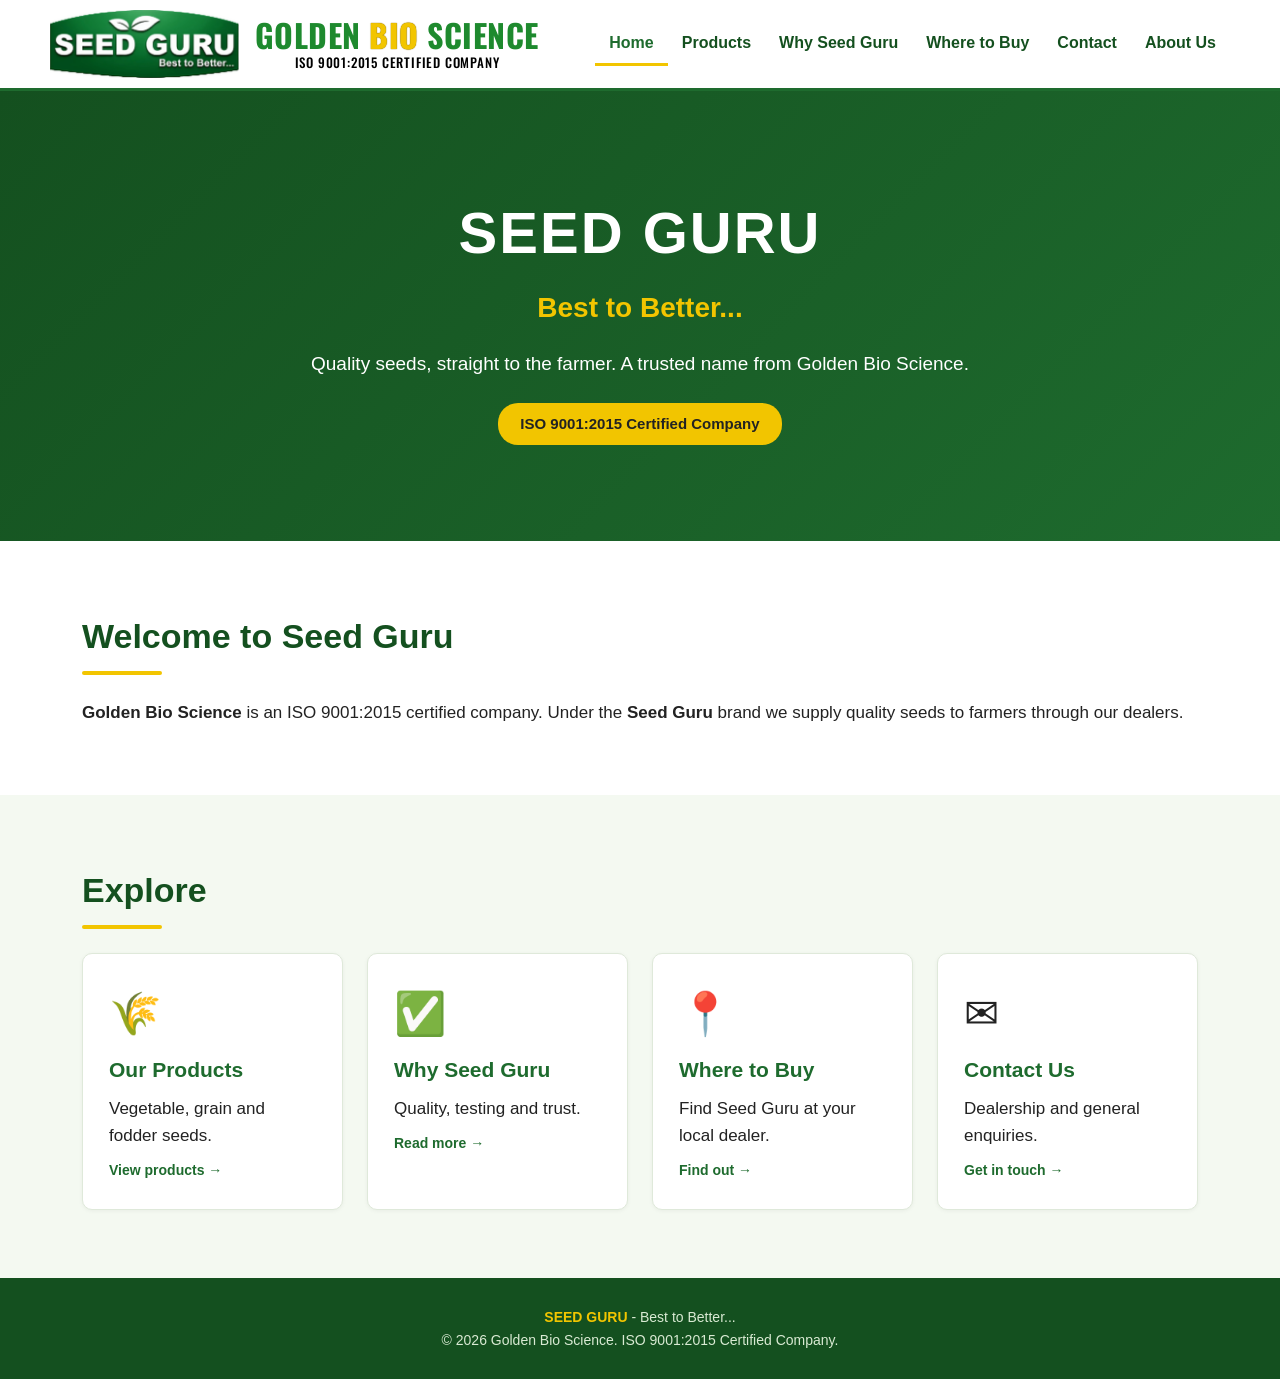
<file: index.html>
<!doctype html>
<html lang="en">
<head>
<meta charset="utf-8">
<meta name="viewport" content="width=device-width, initial-scale=1">
<title>Seed Guru | Golden Bio Science - Quality Seeds, Best to Better</title>
<meta name="description" content="Seed Guru by Golden Bio Science, an ISO 9001:2015 certified company. Quality seeds for farmers: vegetables, grains and fodder.">
<link rel="canonical" href="https://seedguru1.github.io/seedguru/">
<meta name="robots" content="index, follow">
<meta property="og:type" content="website">
<meta property="og:title" content="Seed Guru | Golden Bio Science - Quality Seeds, Best to Better">
<meta property="og:description" content="Seed Guru by Golden Bio Science, an ISO 9001:2015 certified company. Quality seeds for farmers: vegetables, grains and fodder.">
<meta property="og:url" content="https://seedguru1.github.io/seedguru/">
<meta property="og:site_name" content="Seed Guru">
<link rel="icon" href="logo.png">
<script type="application/ld+json">
{"@context":"https://schema.org","@type":"Organization","name":"Seed Guru","alternateName":"Golden Bio Science","legalName":"Golden Bio Science","url":"https://seedguru1.github.io/seedguru/","logo":"https://seedguru1.github.io/seedguru/logo.png","slogan":"Best to Better","email":"Goldenbioscience1@gmail.com","description":"Seed Guru by Golden Bio Science, an ISO 9001:2015 certified company supplying quality vegetable, grain and fodder seeds for farmers through dealers.","knowsAbout":["Vegetable seeds","Grain seeds","Fodder seeds"]}
</script>
<link rel="preconnect" href="https://fonts.googleapis.com"><link href="https://fonts.googleapis.com/css2?family=Oswald:wght@500;700&display=swap" rel="stylesheet">
<link rel="stylesheet" href="style.css">
</head>
<body>

<header>
  <div class="wrap bar">
    <a class="brand" href="index.html">
      <img src="logo.png" alt="Seed Guru logo">
      <div class="gbs"><span class="gbs-name"><span class="g">GOLDEN</span> <span class="y">BIO</span> <span class="g">SCIENCE</span></span><span class="gbs-iso">ISO 9001:2015 CERTIFIED COMPANY</span></div>
    </a>
    <nav><a href="index.html" class="active">Home</a><a href="products.html">Products</a><a href="why-seed-guru.html">Why Seed Guru</a><a href="where-to-buy.html">Where to Buy</a><a href="contact.html">Contact</a><a href="about.html">About Us</a></nav>
  </div>
</header>

<div class="hero">
  <h1>SEED GURU</h1>
  <div class="tag">Best to Better...</div>
  <p>Quality seeds, straight to the farmer. A trusted name from Golden Bio Science.</p>
  <span class="badge">ISO 9001:2015 Certified Company</span>
</div>

<section>
  <div class="wrap">
    <h2>Welcome to Seed Guru</h2>
    <p><b>Golden Bio Science</b> is an ISO 9001:2015 certified company. Under the <b>Seed Guru</b> brand we supply quality seeds to farmers through our dealers.</p>
  </div>
</section>

<section>
  <div class="wrap">
    <h2>Explore</h2>
    <div class="grid">
      <a class="card linkcard" href="products.html"><div class="ic">&#127806;</div><h3>Our Products</h3><p>Vegetable, grain and fodder seeds.</p><span class="more">View products &rarr;</span></a>
      <a class="card linkcard" href="why-seed-guru.html"><div class="ic">&#9989;</div><h3>Why Seed Guru</h3><p>Quality, testing and trust.</p><span class="more">Read more &rarr;</span></a>
      <a class="card linkcard" href="where-to-buy.html"><div class="ic">&#128205;</div><h3>Where to Buy</h3><p>Find Seed Guru at your local dealer.</p><span class="more">Find out &rarr;</span></a>
      <a class="card linkcard" href="contact.html"><div class="ic">&#9993;</div><h3>Contact Us</h3><p>Dealership and general enquiries.</p><span class="more">Get in touch &rarr;</span></a>
    </div>
  </div>
</section>

<footer>
  <b>SEED GURU</b> - Best to Better... <br>
  &copy; <span id="yr">2026</span> Golden Bio Science. ISO 9001:2015 Certified Company.
</footer>
<script>document.getElementById('yr').textContent=new Date().getFullYear();</script>
</body>
</html>
</file>
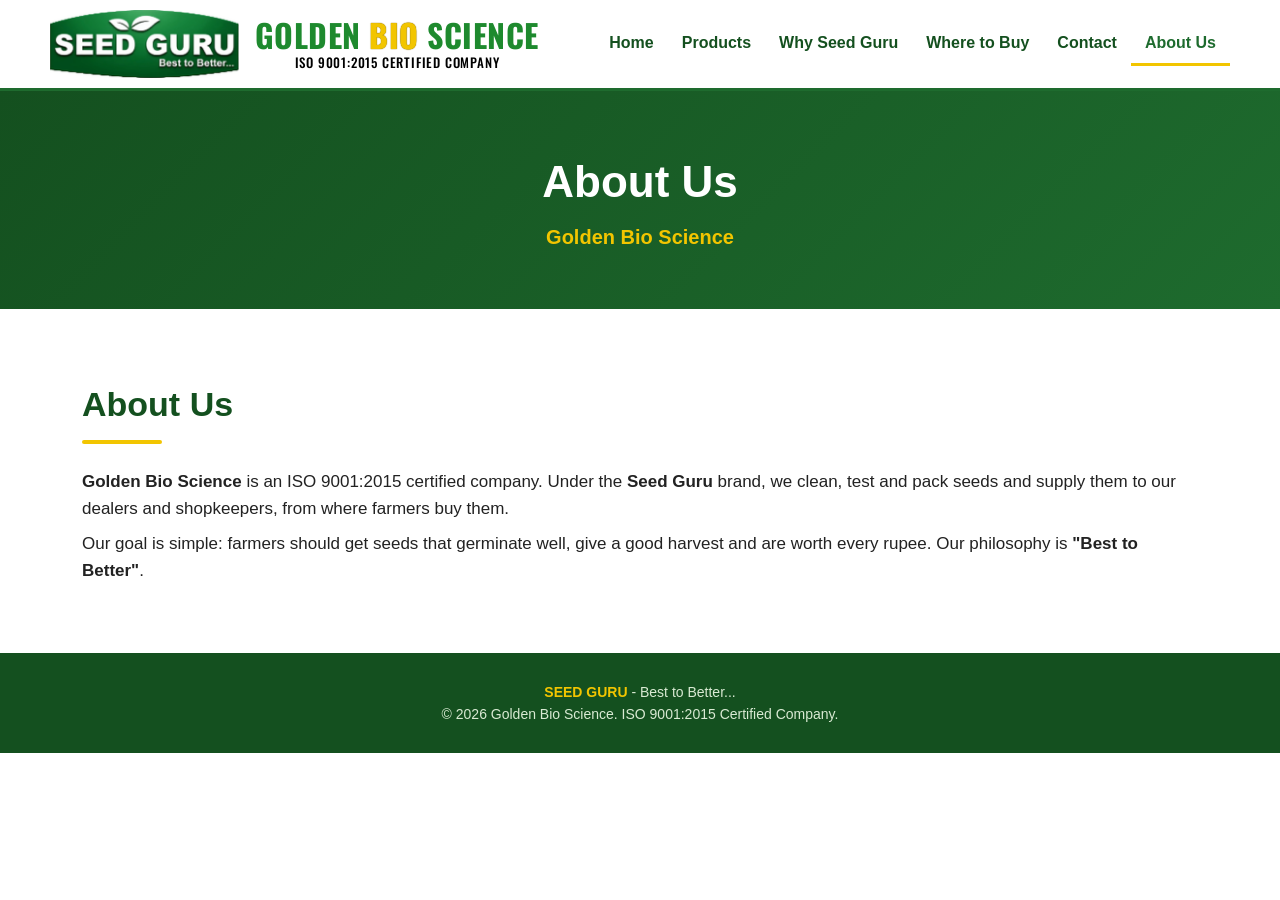
<file: about.html>
<!doctype html>
<html lang="en">
<head>
<meta charset="utf-8">
<meta name="viewport" content="width=device-width, initial-scale=1">
<title>About Seed Guru | Golden Bio Science, ISO 9001:2015 Certified</title>
<meta name="description" content="About Golden Bio Science and the Seed Guru brand: an ISO 9001:2015 certified seed company. Best to Better.">
<link rel="canonical" href="https://seedguru1.github.io/seedguru/about.html">
<meta name="robots" content="index, follow">
<meta property="og:type" content="website">
<meta property="og:title" content="About Seed Guru | Golden Bio Science, ISO 9001:2015 Certified">
<meta property="og:description" content="About Golden Bio Science and the Seed Guru brand: an ISO 9001:2015 certified seed company. Best to Better.">
<meta property="og:url" content="https://seedguru1.github.io/seedguru/about.html">
<meta property="og:site_name" content="Seed Guru">
<link rel="icon" href="logo.png">
<link rel="preconnect" href="https://fonts.googleapis.com"><link href="https://fonts.googleapis.com/css2?family=Oswald:wght@500;700&display=swap" rel="stylesheet">
<link rel="stylesheet" href="style.css">
</head>
<body>

<header>
  <div class="wrap bar">
    <a class="brand" href="index.html">
      <img src="logo.png" alt="Seed Guru logo">
      <div class="gbs"><span class="gbs-name"><span class="g">GOLDEN</span> <span class="y">BIO</span> <span class="g">SCIENCE</span></span><span class="gbs-iso">ISO 9001:2015 CERTIFIED COMPANY</span></div>
    </a>
    <nav><a href="index.html">Home</a><a href="products.html">Products</a><a href="why-seed-guru.html">Why Seed Guru</a><a href="where-to-buy.html">Where to Buy</a><a href="contact.html">Contact</a><a href="about.html" class="active">About Us</a></nav>
  </div>
</header>

<div class="page-hero"><h1>About Us</h1><p>Golden Bio Science</p></div>

<section>
  <div class="wrap">
    <h2>About Us</h2>
    <p><b>Golden Bio Science</b> is an ISO 9001:2015 certified company. Under the <b>Seed Guru</b> brand, we clean, test and pack seeds and supply them to our dealers and shopkeepers, from where farmers buy them.</p>
    <p style="margin-top:8px">Our goal is simple: farmers should get seeds that germinate well, give a good harvest and are worth every rupee. Our philosophy is <b>"Best to Better"</b>.</p>
  </div>
</section>

<footer>
  <b>SEED GURU</b> - Best to Better... <br>
  &copy; <span id="yr">2026</span> Golden Bio Science. ISO 9001:2015 Certified Company.
</footer>
<script>document.getElementById('yr').textContent=new Date().getFullYear();</script>
</body>
</html>
</file>
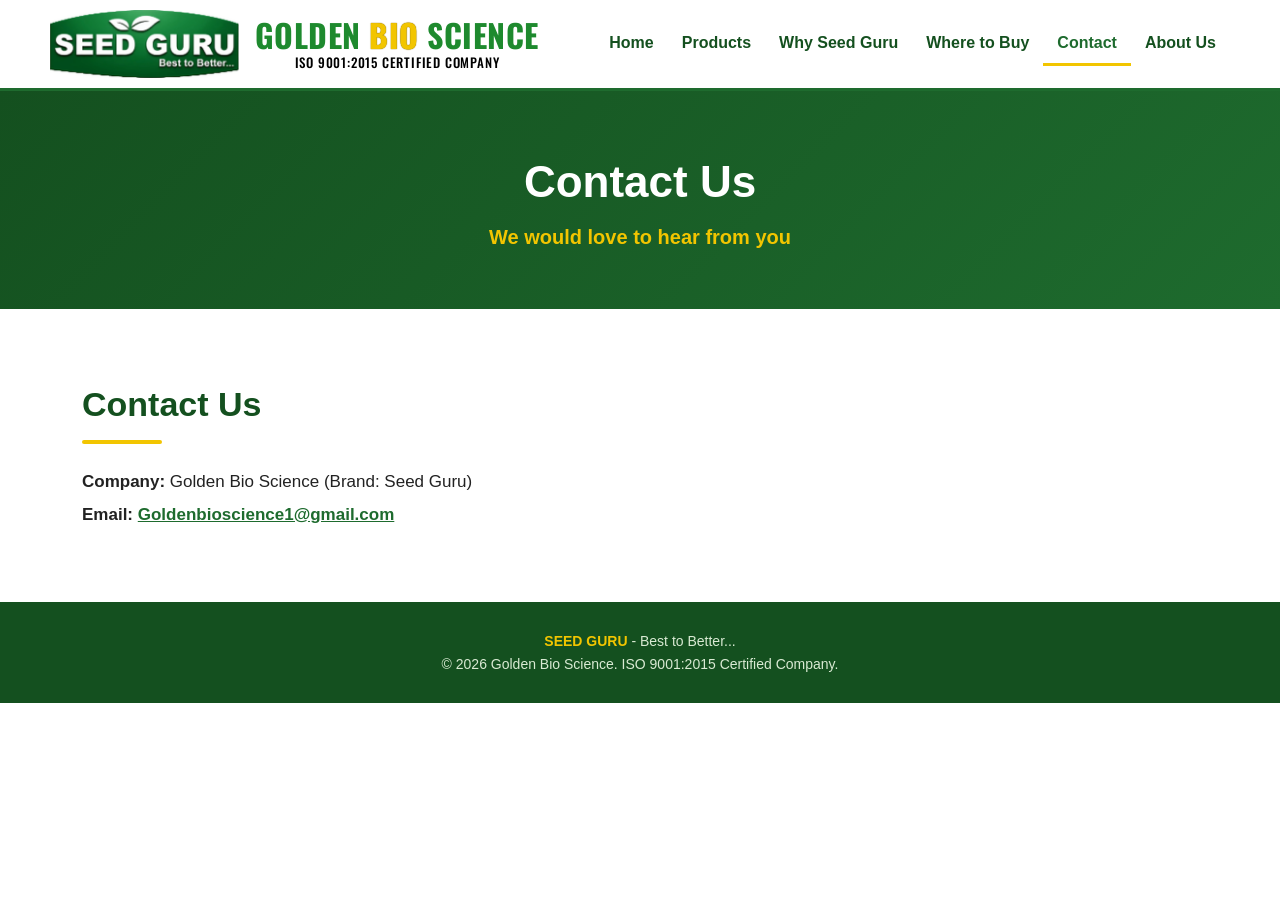
<file: contact.html>
<!doctype html>
<html lang="en">
<head>
<meta charset="utf-8">
<meta name="viewport" content="width=device-width, initial-scale=1">
<title>Contact Seed Guru | Golden Bio Science</title>
<meta name="description" content="Contact Golden Bio Science (Seed Guru) for dealership and general enquiries.">
<link rel="canonical" href="https://seedguru1.github.io/seedguru/contact.html">
<meta name="robots" content="index, follow">
<meta property="og:type" content="website">
<meta property="og:title" content="Contact Seed Guru | Golden Bio Science">
<meta property="og:description" content="Contact Golden Bio Science (Seed Guru) for dealership and general enquiries.">
<meta property="og:url" content="https://seedguru1.github.io/seedguru/contact.html">
<meta property="og:site_name" content="Seed Guru">
<link rel="icon" href="logo.png">
<link rel="preconnect" href="https://fonts.googleapis.com"><link href="https://fonts.googleapis.com/css2?family=Oswald:wght@500;700&display=swap" rel="stylesheet">
<link rel="stylesheet" href="style.css">
</head>
<body>

<header>
  <div class="wrap bar">
    <a class="brand" href="index.html">
      <img src="logo.png" alt="Seed Guru logo">
      <div class="gbs"><span class="gbs-name"><span class="g">GOLDEN</span> <span class="y">BIO</span> <span class="g">SCIENCE</span></span><span class="gbs-iso">ISO 9001:2015 CERTIFIED COMPANY</span></div>
    </a>
    <nav><a href="index.html">Home</a><a href="products.html">Products</a><a href="why-seed-guru.html">Why Seed Guru</a><a href="where-to-buy.html">Where to Buy</a><a href="contact.html" class="active">Contact</a><a href="about.html">About Us</a></nav>
  </div>
</header>

<div class="page-hero"><h1>Contact Us</h1><p>We would love to hear from you</p></div>

<section>
  <div class="wrap contact">
    <h2>Contact Us</h2>
    <p><b>Company:</b> Golden Bio Science (Brand: Seed Guru)</p>
    <p><b>Email:</b> <a href="mailto:Goldenbioscience1@gmail.com" style="color:var(--green);font-weight:bold;text-decoration:underline">Goldenbioscience1@gmail.com</a></p>
  </div>
</section>

<footer>
  <b>SEED GURU</b> - Best to Better... <br>
  &copy; <span id="yr">2026</span> Golden Bio Science. ISO 9001:2015 Certified Company.
</footer>
<script>document.getElementById('yr').textContent=new Date().getFullYear();</script>
</body>
</html>
</file>
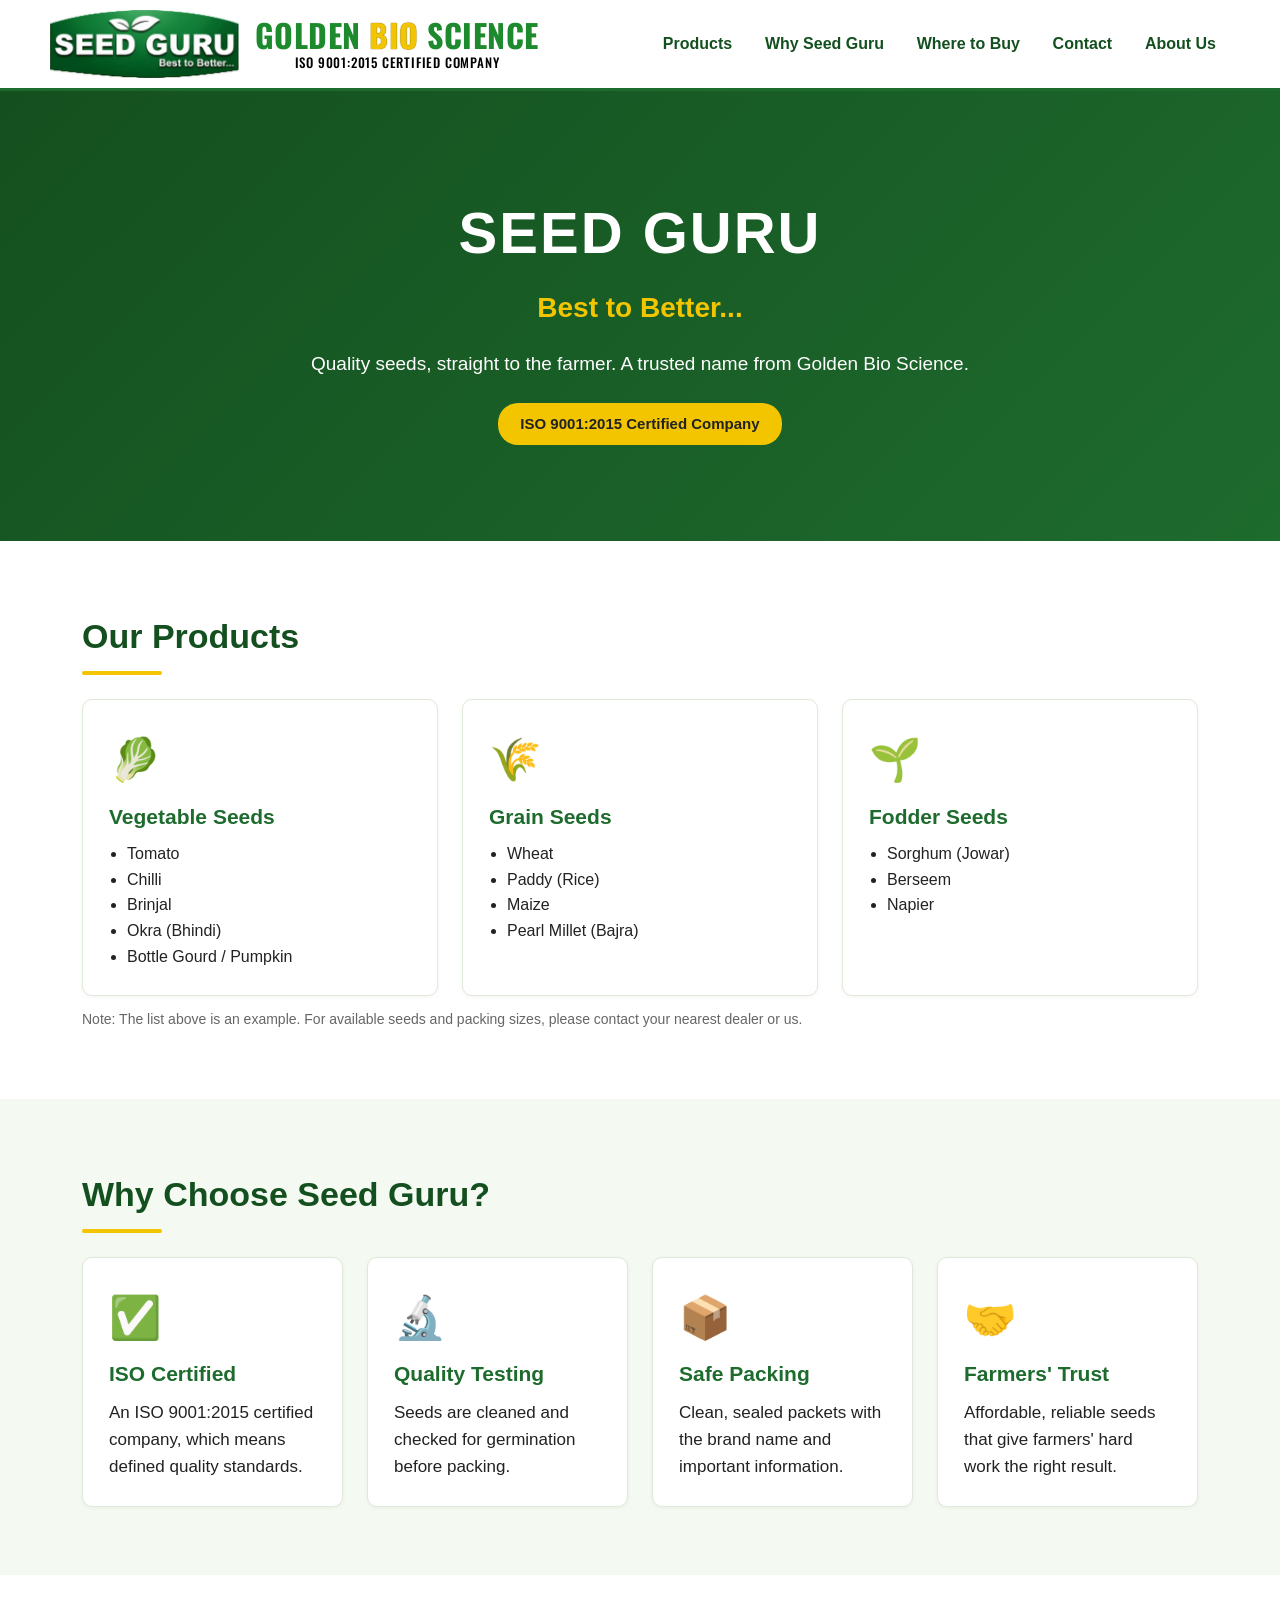
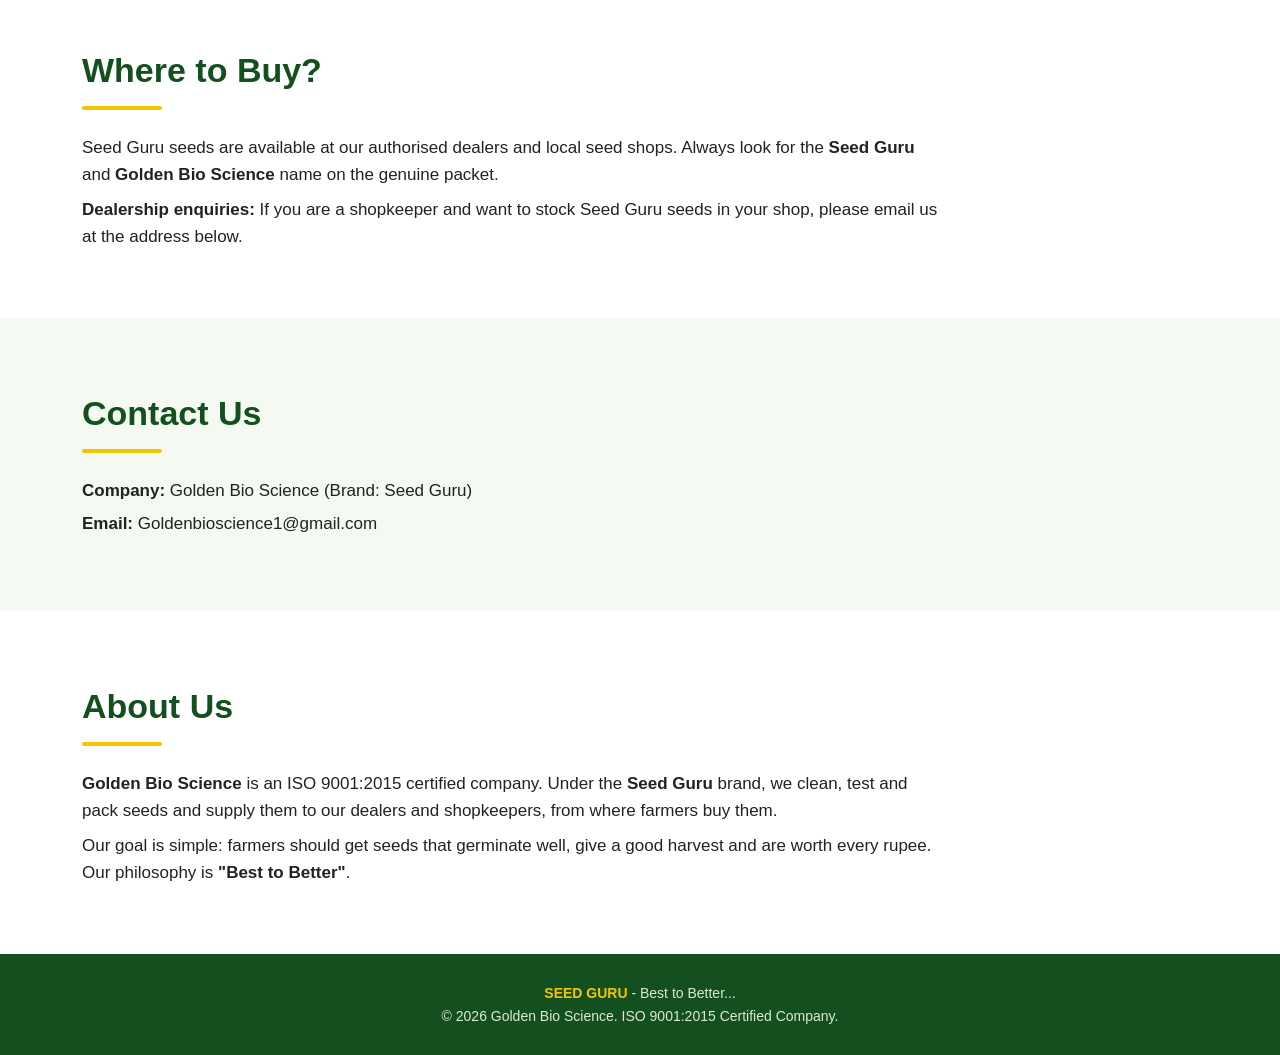
<file: index (1).html>
<!doctype html>
<html lang="en">
<head>
<meta charset="utf-8">
<meta name="viewport" content="width=device-width, initial-scale=1">
<title>Seed Guru | Golden Bio Science - Quality Seeds, Best to Better</title>
<meta name="description" content="Seed Guru by Golden Bio Science, an ISO 9001:2015 certified company. Quality seeds for farmers: vegetables, grains and fodder.">
<meta name="keywords" content="Seed Guru, Golden Bio Science, seeds company, quality seeds, farmer seeds, vegetable seeds, hybrid seeds">
<link rel="preconnect" href="https://fonts.googleapis.com"><link href="https://fonts.googleapis.com/css2?family=Oswald:wght@500;700&display=swap" rel="stylesheet">
<style>
:root{--green:#1e6b2e;--dark:#14501f;--gold:#f2c500;--light:#f4f9f1;--text:#222}
*{box-sizing:border-box;margin:0;padding:0}
body{font-family:Arial,Helvetica,sans-serif;color:var(--text);line-height:1.6;background:#fff}
a{color:inherit;text-decoration:none}
.wrap{max-width:1000px;margin:0 auto;padding:0 16px}
header{background:#fff;border-bottom:3px solid var(--green);position:sticky;top:0;z-index:10}
.bar{display:flex;align-items:center;justify-content:space-between;padding:8px 0;flex-wrap:wrap;gap:8px}
.brand{display:flex;align-items:center;gap:10px}
.brand img{height:54px;width:auto}
.gbs{display:flex;flex-direction:column;align-items:center;text-align:center;line-height:1.05}
.gbs-name{font-family:Oswald,"Arial Narrow",Impact,sans-serif;font-weight:700;font-size:24px;letter-spacing:.5px;white-space:nowrap}
.gbs-name .g{color:#1e8a2e}
.gbs-name .y{color:#f2c500;text-shadow:0 0 1px #9a7b00,0 0 1px #9a7b00}
.gbs-iso{font-family:Oswald,"Arial Narrow",Arial,sans-serif;font-weight:500;font-size:11px;letter-spacing:.8px;color:#000;margin-top:3px}
nav a{display:inline-block;padding:6px 10px;font-size:14px;font-weight:bold;color:var(--dark)}
nav a:hover{color:var(--green);text-decoration:underline}
.hero{background:linear-gradient(135deg,var(--dark),var(--green));color:#fff;text-align:center;padding:56px 16px}
.hero h1{font-size:34px;margin-bottom:6px}
.hero .tag{color:var(--gold);font-size:20px;font-weight:bold;margin-bottom:14px}
.hero p{max-width:620px;margin:0 auto 18px}
.badge{display:inline-block;background:var(--gold);color:#222;font-weight:bold;padding:6px 14px;border-radius:20px;font-size:13px}
section{padding:40px 0}
section:nth-of-type(even){background:var(--light)}
h2{color:var(--dark);font-size:26px;margin-bottom:6px}
h2::after{content:"";display:block;width:60px;height:4px;background:var(--gold);margin:6px 0 16px;border-radius:2px}
.grid{display:grid;grid-template-columns:repeat(auto-fit,minmax(210px,1fr));gap:14px}
.card{background:#fff;border:1px solid #dfe9da;border-radius:10px;padding:16px;box-shadow:0 1px 4px rgba(0,0,0,.05)}
.card .ic{font-size:32px}
.card h3{color:var(--green);margin:4px 0}
.card ul{padding-left:18px;font-size:14px}
.note{font-size:13px;color:#666;margin-top:12px}
.contact p{margin:6px 0}
footer{background:var(--dark);color:#d9ead3;text-align:center;padding:20px 16px;font-size:13px}
footer b{color:var(--gold)}
@media(max-width:560px){.hero h1{font-size:26px}nav a{padding:4px 6px;font-size:13px}.gbs-name{font-size:19px}.gbs-iso{font-size:9px}}
@media(min-width:900px){
body{font-size:17px}
.wrap{max-width:1180px;padding:0 32px}
.bar{padding:10px 0}
.brand{gap:16px}
.brand img{height:68px}
.gbs-name{font-size:32px}
.gbs-iso{font-size:13px;margin-top:4px}
nav a{font-size:16px;padding:8px 14px}
.hero{padding:96px 32px}
.hero h1{font-size:58px;letter-spacing:2px}
.hero .tag{font-size:28px;margin-bottom:18px}
.hero p{font-size:19px;max-width:780px;margin-bottom:24px}
.badge{font-size:15px;padding:9px 22px}
section{padding:68px 0}
h2{font-size:34px}
h2::after{width:80px;margin:8px 0 24px}
.grid{grid-template-columns:repeat(auto-fit,minmax(250px,1fr));gap:24px}
.card{padding:26px;transition:transform .15s,box-shadow .15s}
.card:hover{transform:translateY(-4px);box-shadow:0 8px 20px rgba(0,0,0,.1)}
.card .ic{font-size:42px}
.card h3{font-size:21px;margin:6px 0 8px}
.card ul{font-size:16px}
.note{font-size:14px}
#about p,#dealers p,.contact p{max-width:860px}
footer{padding:28px 16px;font-size:14px}
}
</style>
</head>
<body>

<header>
  <div class="wrap bar">
    <div class="brand">
      <img src="[data-uri]" alt="Seed Guru logo">
      <div class="gbs"><span class="gbs-name"><span class="g">GOLDEN</span> <span class="y">BIO</span> <span class="g">SCIENCE</span></span><span class="gbs-iso">ISO 9001:2015 CERTIFIED COMPANY</span></div>
    </div>
    <nav>
      <a href="#products">Products</a>
      <a href="#why">Why Seed Guru</a>
      <a href="#dealers">Where to Buy</a>
      <a href="#contact">Contact</a>
      <a href="#about">About Us</a>
    </nav>
  </div>
</header>

<div class="hero">
  <h1>SEED GURU</h1>
  <div class="tag">Best to Better...</div>
  <p>Quality seeds, straight to the farmer. A trusted name from Golden Bio Science.</p>
  <span class="badge">ISO 9001:2015 Certified Company</span>
</div>

<section id="products">
  <div class="wrap">
    <h2>Our Products</h2>
    <div class="grid">
      <div class="card"><div class="ic">&#129388;</div><h3>Vegetable Seeds</h3>
        <ul><li>Tomato</li><li>Chilli</li><li>Brinjal</li><li>Okra (Bhindi)</li><li>Bottle Gourd / Pumpkin</li></ul></div>
      <div class="card"><div class="ic">&#127806;</div><h3>Grain Seeds</h3>
        <ul><li>Wheat</li><li>Paddy (Rice)</li><li>Maize</li><li>Pearl Millet (Bajra)</li></ul></div>
      <div class="card"><div class="ic">&#127793;</div><h3>Fodder Seeds</h3>
        <ul><li>Sorghum (Jowar)</li><li>Berseem</li><li>Napier</li></ul></div>
    </div>
    <p class="note">Note: The list above is an example. For available seeds and packing sizes, please contact your nearest dealer or us.</p>
  </div>
</section>

<section id="why">
  <div class="wrap">
    <h2>Why Choose Seed Guru?</h2>
    <div class="grid">
      <div class="card"><div class="ic">&#9989;</div><h3>ISO Certified</h3><p>An ISO 9001:2015 certified company, which means defined quality standards.</p></div>
      <div class="card"><div class="ic">&#128300;</div><h3>Quality Testing</h3><p>Seeds are cleaned and checked for germination before packing.</p></div>
      <div class="card"><div class="ic">&#128230;</div><h3>Safe Packing</h3><p>Clean, sealed packets with the brand name and important information.</p></div>
      <div class="card"><div class="ic">&#129309;</div><h3>Farmers' Trust</h3><p>Affordable, reliable seeds that give farmers' hard work the right result.</p></div>
    </div>
  </div>
</section>

<section id="dealers">
  <div class="wrap">
    <h2>Where to Buy?</h2>
    <p>Seed Guru seeds are available at our authorised dealers and local seed shops. Always look for the <b>Seed Guru</b> and <b>Golden Bio Science</b> name on the genuine packet.</p>
    <p style="margin-top:8px"><b>Dealership enquiries:</b> If you are a shopkeeper and want to stock Seed Guru seeds in your shop, please email us at the address below.</p>
  </div>
</section>

<section id="contact">
  <div class="wrap contact">
    <h2>Contact Us</h2>
    <p><b>Company:</b> Golden Bio Science (Brand: Seed Guru)</p>
    <p><b>Email:</b> <a href="mailto:Goldenbioscience1@gmail.com">Goldenbioscience1@gmail.com</a></p>
  </div>
</section>

<section id="about">
  <div class="wrap">
    <h2>About Us</h2>
    <p><b>Golden Bio Science</b> is an ISO 9001:2015 certified company. Under the <b>Seed Guru</b> brand, we clean, test and pack seeds and supply them to our dealers and shopkeepers, from where farmers buy them.</p>
    <p style="margin-top:8px">Our goal is simple: farmers should get seeds that germinate well, give a good harvest and are worth every rupee. Our philosophy is <b>"Best to Better"</b>.</p>
  </div>
</section>

<footer>
  <b>SEED GURU</b> - Best to Better... <br>
  &copy; <span id="yr">2026</span> Golden Bio Science. ISO 9001:2015 Certified Company.
</footer>
<script>document.getElementById('yr').textContent=new Date().getFullYear();</script>
</body>
</html>
</file>
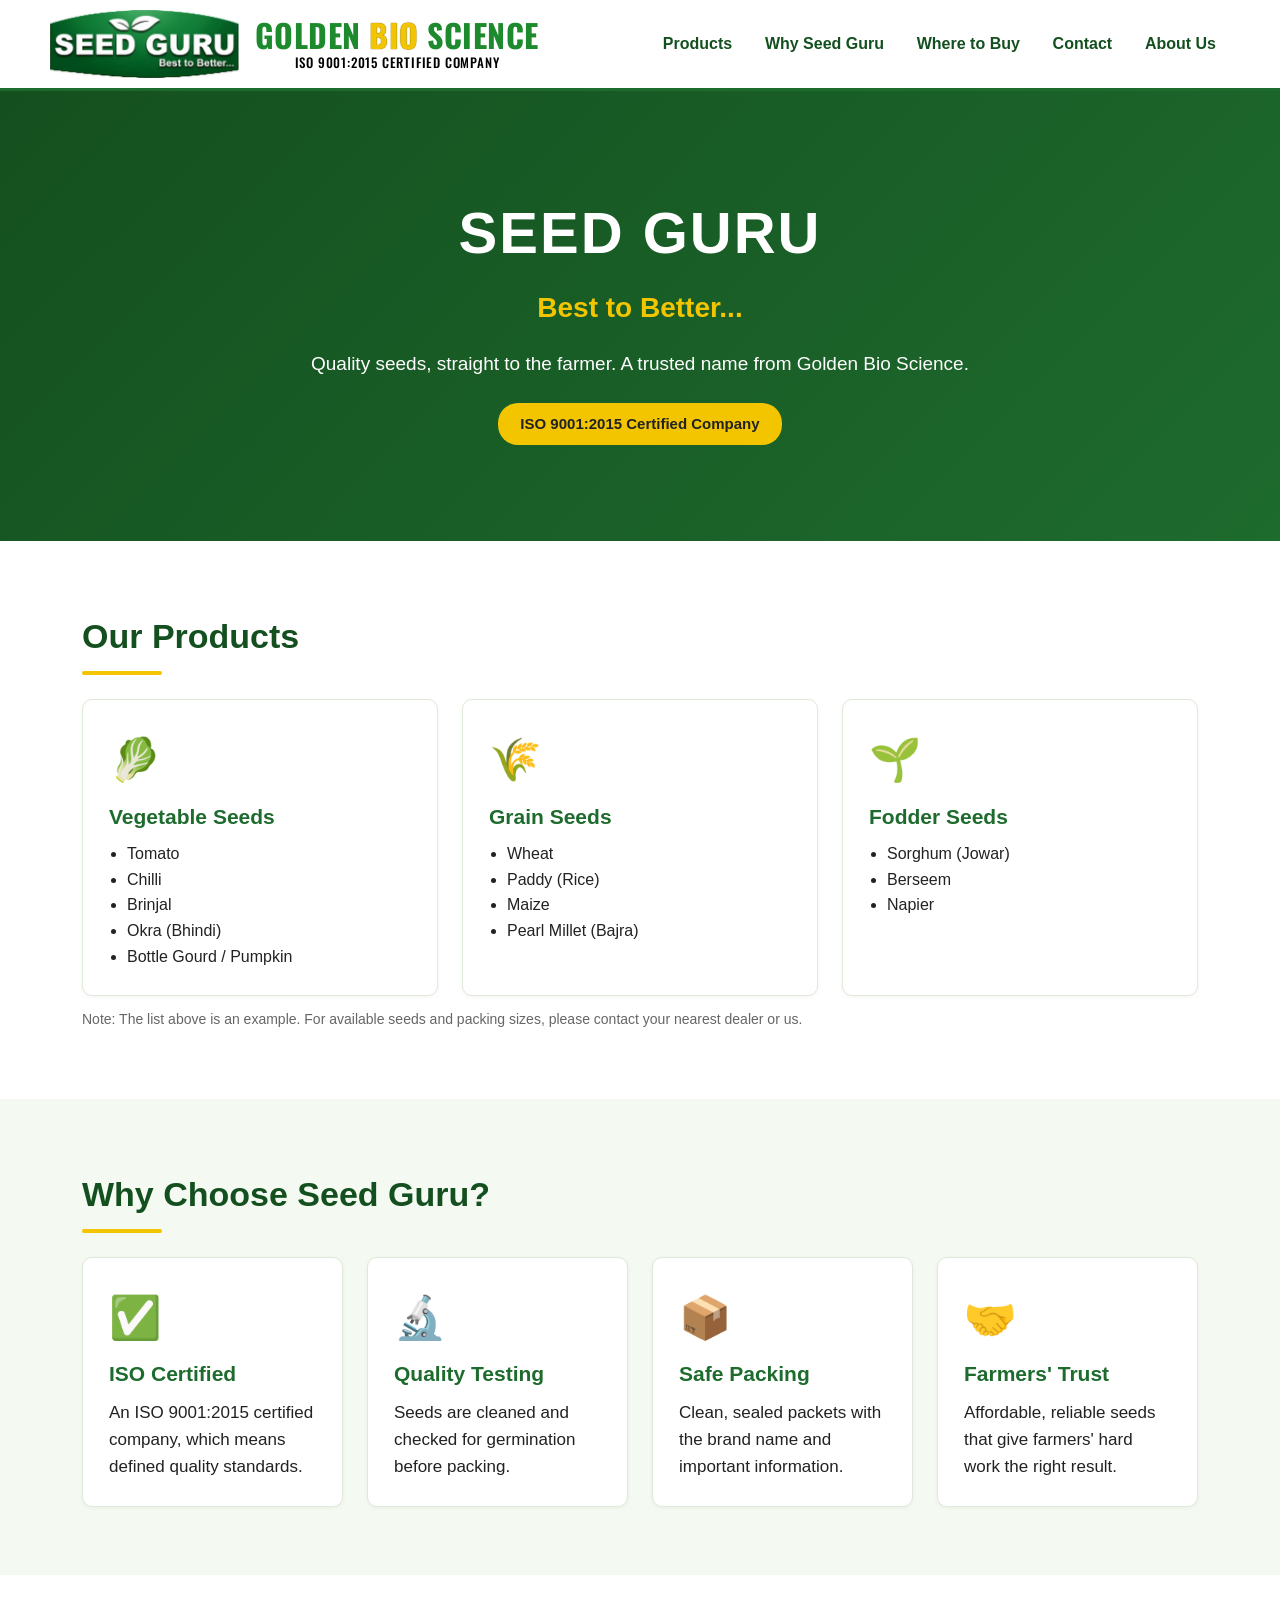
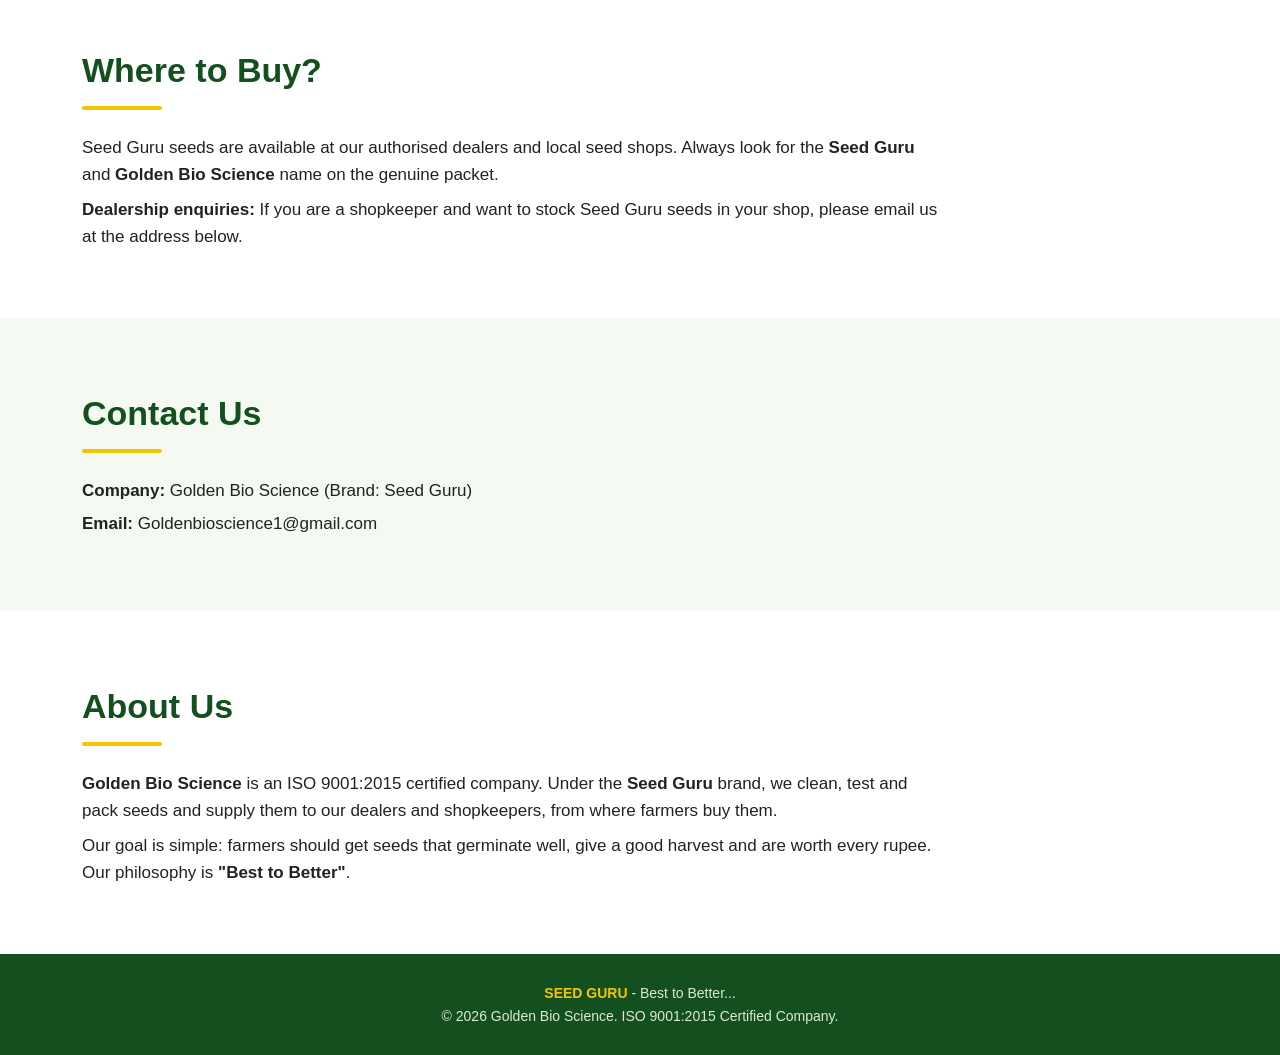
<file: index (2).html>
<!doctype html>
<html lang="en">
<head>
<meta charset="utf-8">
<meta name="viewport" content="width=device-width, initial-scale=1">
<title>Seed Guru | Golden Bio Science - Quality Seeds, Best to Better</title>
<meta name="description" content="Seed Guru by Golden Bio Science, an ISO 9001:2015 certified company. Quality seeds for farmers: vegetables, grains and fodder.">
<meta name="keywords" content="Seed Guru, Golden Bio Science, seeds company, quality seeds, farmer seeds, vegetable seeds, hybrid seeds">
<link rel="canonical" href="https://seedguru1.github.io/seedguru/">
<meta name="robots" content="index, follow">
<meta property="og:type" content="website">
<meta property="og:title" content="Seed Guru | Golden Bio Science - Quality Seeds, Best to Better">
<meta property="og:description" content="Seed Guru by Golden Bio Science, an ISO 9001:2015 certified company. Quality seeds for farmers: vegetables, grains and fodder.">
<meta property="og:url" content="https://seedguru1.github.io/seedguru/">
<meta property="og:site_name" content="Seed Guru">
<script type="application/ld+json">
{"@context":"https://schema.org","@type":"Organization","name":"Seed Guru","alternateName":"Golden Bio Science","legalName":"Golden Bio Science","url":"https://seedguru1.github.io/seedguru/","slogan":"Best to Better","email":"Goldenbioscience1@gmail.com","description":"Seed Guru by Golden Bio Science, an ISO 9001:2015 certified company supplying quality vegetable, grain and fodder seeds for farmers through dealers.","knowsAbout":["Vegetable seeds","Grain seeds","Fodder seeds"]}
</script>
<link rel="preconnect" href="https://fonts.googleapis.com"><link href="https://fonts.googleapis.com/css2?family=Oswald:wght@500;700&display=swap" rel="stylesheet">
<style>
:root{--green:#1e6b2e;--dark:#14501f;--gold:#f2c500;--light:#f4f9f1;--text:#222}
*{box-sizing:border-box;margin:0;padding:0}
body{font-family:Arial,Helvetica,sans-serif;color:var(--text);line-height:1.6;background:#fff}
a{color:inherit;text-decoration:none}
.wrap{max-width:1000px;margin:0 auto;padding:0 16px}
header{background:#fff;border-bottom:3px solid var(--green);position:sticky;top:0;z-index:10}
.bar{display:flex;align-items:center;justify-content:space-between;padding:8px 0;flex-wrap:wrap;gap:8px}
.brand{display:flex;align-items:center;gap:10px}
.brand img{height:54px;width:auto}
.gbs{display:flex;flex-direction:column;align-items:center;text-align:center;line-height:1.05}
.gbs-name{font-family:Oswald,"Arial Narrow",Impact,sans-serif;font-weight:700;font-size:24px;letter-spacing:.5px;white-space:nowrap}
.gbs-name .g{color:#1e8a2e}
.gbs-name .y{color:#f2c500;text-shadow:0 0 1px #9a7b00,0 0 1px #9a7b00}
.gbs-iso{font-family:Oswald,"Arial Narrow",Arial,sans-serif;font-weight:500;font-size:11px;letter-spacing:.8px;color:#000;margin-top:3px}
nav a{display:inline-block;padding:6px 10px;font-size:14px;font-weight:bold;color:var(--dark)}
nav a:hover{color:var(--green);text-decoration:underline}
.hero{background:linear-gradient(135deg,var(--dark),var(--green));color:#fff;text-align:center;padding:56px 16px}
.hero h1{font-size:34px;margin-bottom:6px}
.hero .tag{color:var(--gold);font-size:20px;font-weight:bold;margin-bottom:14px}
.hero p{max-width:620px;margin:0 auto 18px}
.badge{display:inline-block;background:var(--gold);color:#222;font-weight:bold;padding:6px 14px;border-radius:20px;font-size:13px}
section{padding:40px 0}
section:nth-of-type(even){background:var(--light)}
h2{color:var(--dark);font-size:26px;margin-bottom:6px}
h2::after{content:"";display:block;width:60px;height:4px;background:var(--gold);margin:6px 0 16px;border-radius:2px}
.grid{display:grid;grid-template-columns:repeat(auto-fit,minmax(210px,1fr));gap:14px}
.card{background:#fff;border:1px solid #dfe9da;border-radius:10px;padding:16px;box-shadow:0 1px 4px rgba(0,0,0,.05)}
.card .ic{font-size:32px}
.card h3{color:var(--green);margin:4px 0}
.card ul{padding-left:18px;font-size:14px}
.note{font-size:13px;color:#666;margin-top:12px}
.contact p{margin:6px 0}
footer{background:var(--dark);color:#d9ead3;text-align:center;padding:20px 16px;font-size:13px}
footer b{color:var(--gold)}
@media(max-width:560px){.hero h1{font-size:26px}nav a{padding:4px 6px;font-size:13px}.gbs-name{font-size:19px}.gbs-iso{font-size:9px}}
@media(min-width:900px){
body{font-size:17px}
.wrap{max-width:1180px;padding:0 32px}
.bar{padding:10px 0}
.brand{gap:16px}
.brand img{height:68px}
.gbs-name{font-size:32px}
.gbs-iso{font-size:13px;margin-top:4px}
nav a{font-size:16px;padding:8px 14px}
.hero{padding:96px 32px}
.hero h1{font-size:58px;letter-spacing:2px}
.hero .tag{font-size:28px;margin-bottom:18px}
.hero p{font-size:19px;max-width:780px;margin-bottom:24px}
.badge{font-size:15px;padding:9px 22px}
section{padding:68px 0}
h2{font-size:34px}
h2::after{width:80px;margin:8px 0 24px}
.grid{grid-template-columns:repeat(auto-fit,minmax(250px,1fr));gap:24px}
.card{padding:26px;transition:transform .15s,box-shadow .15s}
.card:hover{transform:translateY(-4px);box-shadow:0 8px 20px rgba(0,0,0,.1)}
.card .ic{font-size:42px}
.card h3{font-size:21px;margin:6px 0 8px}
.card ul{font-size:16px}
.note{font-size:14px}
#about p,#dealers p,.contact p{max-width:860px}
footer{padding:28px 16px;font-size:14px}
}
</style>
</head>
<body>

<header>
  <div class="wrap bar">
    <div class="brand">
      <img src="[data-uri]" alt="Seed Guru logo">
      <div class="gbs"><span class="gbs-name"><span class="g">GOLDEN</span> <span class="y">BIO</span> <span class="g">SCIENCE</span></span><span class="gbs-iso">ISO 9001:2015 CERTIFIED COMPANY</span></div>
    </div>
    <nav>
      <a href="#products">Products</a>
      <a href="#why">Why Seed Guru</a>
      <a href="#dealers">Where to Buy</a>
      <a href="#contact">Contact</a>
      <a href="#about">About Us</a>
    </nav>
  </div>
</header>

<div class="hero">
  <h1>SEED GURU</h1>
  <div class="tag">Best to Better...</div>
  <p>Quality seeds, straight to the farmer. A trusted name from Golden Bio Science.</p>
  <span class="badge">ISO 9001:2015 Certified Company</span>
</div>

<section id="products">
  <div class="wrap">
    <h2>Our Products</h2>
    <div class="grid">
      <div class="card"><div class="ic">&#129388;</div><h3>Vegetable Seeds</h3>
        <ul><li>Tomato</li><li>Chilli</li><li>Brinjal</li><li>Okra (Bhindi)</li><li>Bottle Gourd / Pumpkin</li></ul></div>
      <div class="card"><div class="ic">&#127806;</div><h3>Grain Seeds</h3>
        <ul><li>Wheat</li><li>Paddy (Rice)</li><li>Maize</li><li>Pearl Millet (Bajra)</li></ul></div>
      <div class="card"><div class="ic">&#127793;</div><h3>Fodder Seeds</h3>
        <ul><li>Sorghum (Jowar)</li><li>Berseem</li><li>Napier</li></ul></div>
    </div>
    <p class="note">Note: The list above is an example. For available seeds and packing sizes, please contact your nearest dealer or us.</p>
  </div>
</section>

<section id="why">
  <div class="wrap">
    <h2>Why Choose Seed Guru?</h2>
    <div class="grid">
      <div class="card"><div class="ic">&#9989;</div><h3>ISO Certified</h3><p>An ISO 9001:2015 certified company, which means defined quality standards.</p></div>
      <div class="card"><div class="ic">&#128300;</div><h3>Quality Testing</h3><p>Seeds are cleaned and checked for germination before packing.</p></div>
      <div class="card"><div class="ic">&#128230;</div><h3>Safe Packing</h3><p>Clean, sealed packets with the brand name and important information.</p></div>
      <div class="card"><div class="ic">&#129309;</div><h3>Farmers' Trust</h3><p>Affordable, reliable seeds that give farmers' hard work the right result.</p></div>
    </div>
  </div>
</section>

<section id="dealers">
  <div class="wrap">
    <h2>Where to Buy?</h2>
    <p>Seed Guru seeds are available at our authorised dealers and local seed shops. Always look for the <b>Seed Guru</b> and <b>Golden Bio Science</b> name on the genuine packet.</p>
    <p style="margin-top:8px"><b>Dealership enquiries:</b> If you are a shopkeeper and want to stock Seed Guru seeds in your shop, please email us at the address below.</p>
  </div>
</section>

<section id="contact">
  <div class="wrap contact">
    <h2>Contact Us</h2>
    <p><b>Company:</b> Golden Bio Science (Brand: Seed Guru)</p>
    <p><b>Email:</b> <a href="mailto:Goldenbioscience1@gmail.com">Goldenbioscience1@gmail.com</a></p>
  </div>
</section>

<section id="about">
  <div class="wrap">
    <h2>About Us</h2>
    <p><b>Golden Bio Science</b> is an ISO 9001:2015 certified company. Under the <b>Seed Guru</b> brand, we clean, test and pack seeds and supply them to our dealers and shopkeepers, from where farmers buy them.</p>
    <p style="margin-top:8px">Our goal is simple: farmers should get seeds that germinate well, give a good harvest and are worth every rupee. Our philosophy is <b>"Best to Better"</b>.</p>
  </div>
</section>

<footer>
  <b>SEED GURU</b> - Best to Better... <br>
  &copy; <span id="yr">2026</span> Golden Bio Science. ISO 9001:2015 Certified Company.
</footer>
<script>document.getElementById('yr').textContent=new Date().getFullYear();</script>
</body>
</html>
</file>
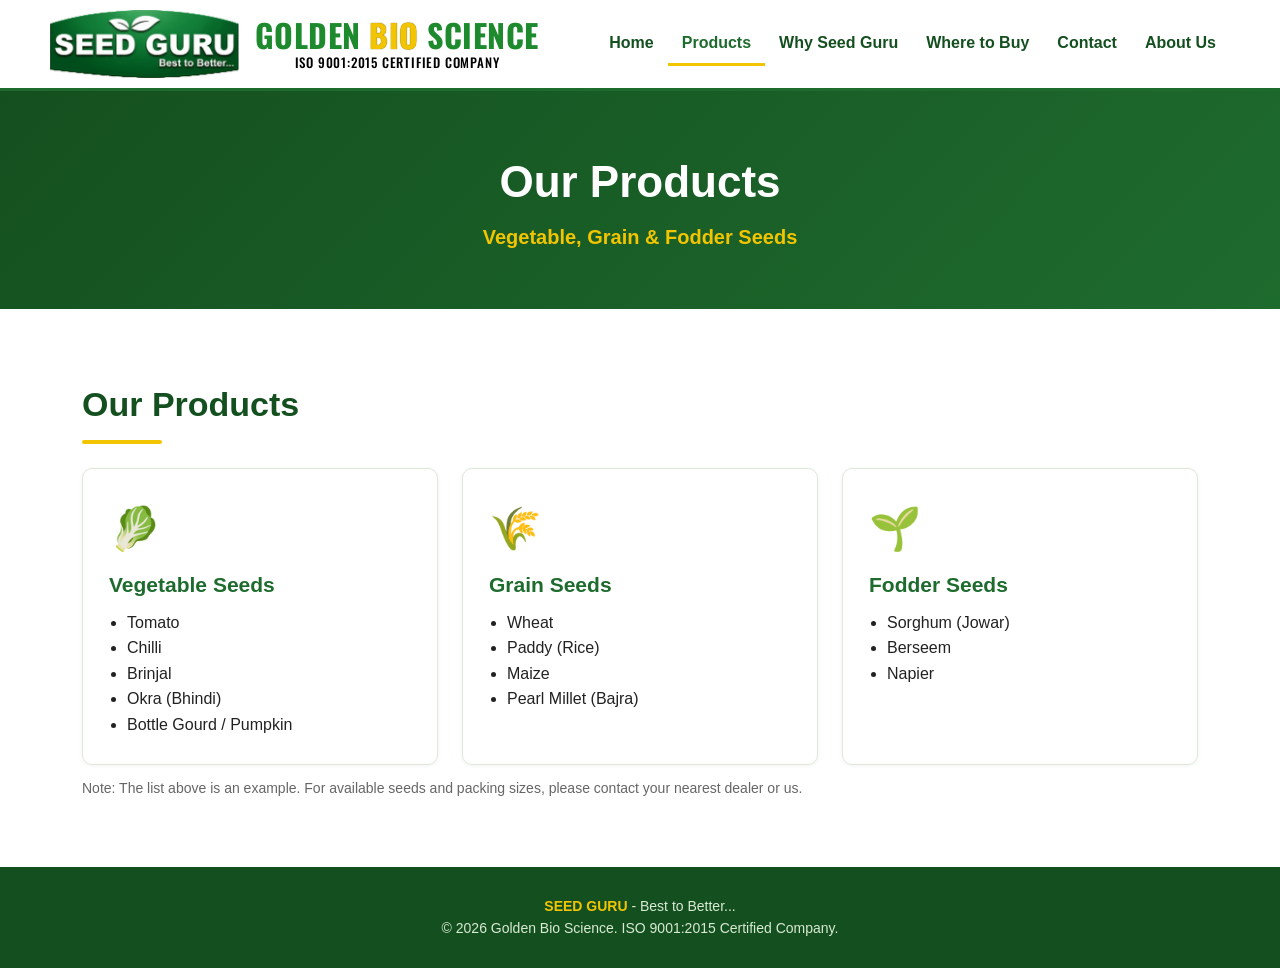
<file: products.html>
<!doctype html>
<html lang="en">
<head>
<meta charset="utf-8">
<meta name="viewport" content="width=device-width, initial-scale=1">
<title>Our Products | Seed Guru - Vegetable, Grain & Fodder Seeds</title>
<meta name="description" content="Seed Guru products by Golden Bio Science: vegetable seeds, grain seeds and fodder seeds for farmers.">
<link rel="canonical" href="https://seedguru1.github.io/seedguru/products.html">
<meta name="robots" content="index, follow">
<meta property="og:type" content="website">
<meta property="og:title" content="Our Products | Seed Guru - Vegetable, Grain & Fodder Seeds">
<meta property="og:description" content="Seed Guru products by Golden Bio Science: vegetable seeds, grain seeds and fodder seeds for farmers.">
<meta property="og:url" content="https://seedguru1.github.io/seedguru/products.html">
<meta property="og:site_name" content="Seed Guru">
<link rel="icon" href="logo.png">
<link rel="preconnect" href="https://fonts.googleapis.com"><link href="https://fonts.googleapis.com/css2?family=Oswald:wght@500;700&display=swap" rel="stylesheet">
<link rel="stylesheet" href="style.css">
</head>
<body>

<header>
  <div class="wrap bar">
    <a class="brand" href="index.html">
      <img src="logo.png" alt="Seed Guru logo">
      <div class="gbs"><span class="gbs-name"><span class="g">GOLDEN</span> <span class="y">BIO</span> <span class="g">SCIENCE</span></span><span class="gbs-iso">ISO 9001:2015 CERTIFIED COMPANY</span></div>
    </a>
    <nav><a href="index.html">Home</a><a href="products.html" class="active">Products</a><a href="why-seed-guru.html">Why Seed Guru</a><a href="where-to-buy.html">Where to Buy</a><a href="contact.html">Contact</a><a href="about.html">About Us</a></nav>
  </div>
</header>

<div class="page-hero"><h1>Our Products</h1><p>Vegetable, Grain & Fodder Seeds</p></div>

<section>
  <div class="wrap">
    <h2>Our Products</h2>
    <div class="grid">
      <div class="card"><div class="ic">&#129388;</div><h3>Vegetable Seeds</h3>
        <ul><li>Tomato</li><li>Chilli</li><li>Brinjal</li><li>Okra (Bhindi)</li><li>Bottle Gourd / Pumpkin</li></ul></div>
      <div class="card"><div class="ic">&#127806;</div><h3>Grain Seeds</h3>
        <ul><li>Wheat</li><li>Paddy (Rice)</li><li>Maize</li><li>Pearl Millet (Bajra)</li></ul></div>
      <div class="card"><div class="ic">&#127793;</div><h3>Fodder Seeds</h3>
        <ul><li>Sorghum (Jowar)</li><li>Berseem</li><li>Napier</li></ul></div>
    </div>
    <p class="note">Note: The list above is an example. For available seeds and packing sizes, please contact your nearest dealer or us.</p>
  </div>
</section>

<footer>
  <b>SEED GURU</b> - Best to Better... <br>
  &copy; <span id="yr">2026</span> Golden Bio Science. ISO 9001:2015 Certified Company.
</footer>
<script>document.getElementById('yr').textContent=new Date().getFullYear();</script>
</body>
</html>
</file>
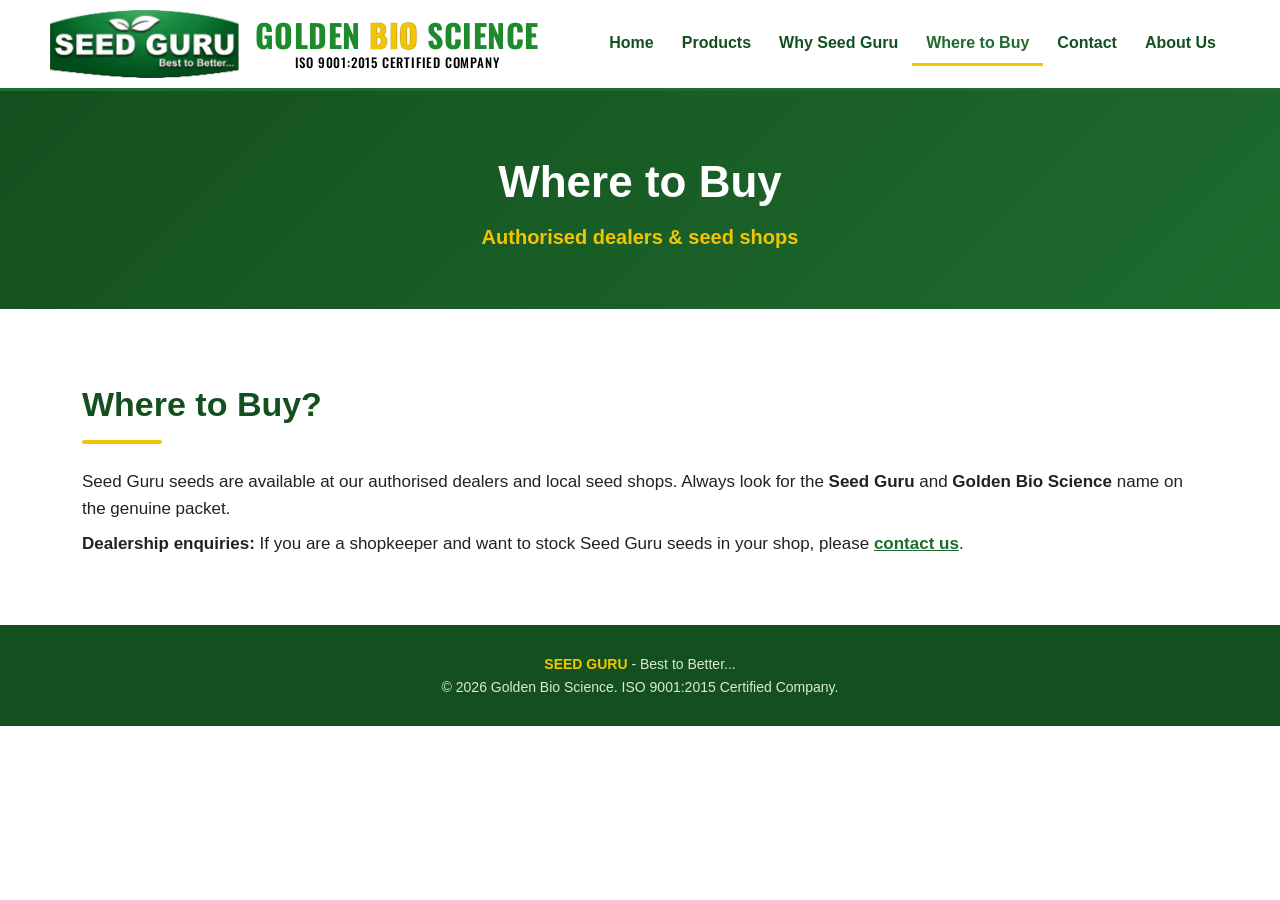
<file: where-to-buy.html>
<!doctype html>
<html lang="en">
<head>
<meta charset="utf-8">
<meta name="viewport" content="width=device-width, initial-scale=1">
<title>Where to Buy Seed Guru Seeds | Dealers & Seed Shops</title>
<meta name="description" content="Find Seed Guru seeds at authorised dealers and local seed shops. Dealership enquiries welcome.">
<link rel="canonical" href="https://seedguru1.github.io/seedguru/where-to-buy.html">
<meta name="robots" content="index, follow">
<meta property="og:type" content="website">
<meta property="og:title" content="Where to Buy Seed Guru Seeds | Dealers & Seed Shops">
<meta property="og:description" content="Find Seed Guru seeds at authorised dealers and local seed shops. Dealership enquiries welcome.">
<meta property="og:url" content="https://seedguru1.github.io/seedguru/where-to-buy.html">
<meta property="og:site_name" content="Seed Guru">
<link rel="icon" href="logo.png">
<link rel="preconnect" href="https://fonts.googleapis.com"><link href="https://fonts.googleapis.com/css2?family=Oswald:wght@500;700&display=swap" rel="stylesheet">
<link rel="stylesheet" href="style.css">
</head>
<body>

<header>
  <div class="wrap bar">
    <a class="brand" href="index.html">
      <img src="logo.png" alt="Seed Guru logo">
      <div class="gbs"><span class="gbs-name"><span class="g">GOLDEN</span> <span class="y">BIO</span> <span class="g">SCIENCE</span></span><span class="gbs-iso">ISO 9001:2015 CERTIFIED COMPANY</span></div>
    </a>
    <nav><a href="index.html">Home</a><a href="products.html">Products</a><a href="why-seed-guru.html">Why Seed Guru</a><a href="where-to-buy.html" class="active">Where to Buy</a><a href="contact.html">Contact</a><a href="about.html">About Us</a></nav>
  </div>
</header>

<div class="page-hero"><h1>Where to Buy</h1><p>Authorised dealers & seed shops</p></div>

<section>
  <div class="wrap">
    <h2>Where to Buy?</h2>
    <p>Seed Guru seeds are available at our authorised dealers and local seed shops. Always look for the <b>Seed Guru</b> and <b>Golden Bio Science</b> name on the genuine packet.</p>
    <p style="margin-top:8px"><b>Dealership enquiries:</b> If you are a shopkeeper and want to stock Seed Guru seeds in your shop, please <a href="contact.html" style="color:var(--green);font-weight:bold;text-decoration:underline">contact us</a>.</p>
  </div>
</section>

<footer>
  <b>SEED GURU</b> - Best to Better... <br>
  &copy; <span id="yr">2026</span> Golden Bio Science. ISO 9001:2015 Certified Company.
</footer>
<script>document.getElementById('yr').textContent=new Date().getFullYear();</script>
</body>
</html>
</file>
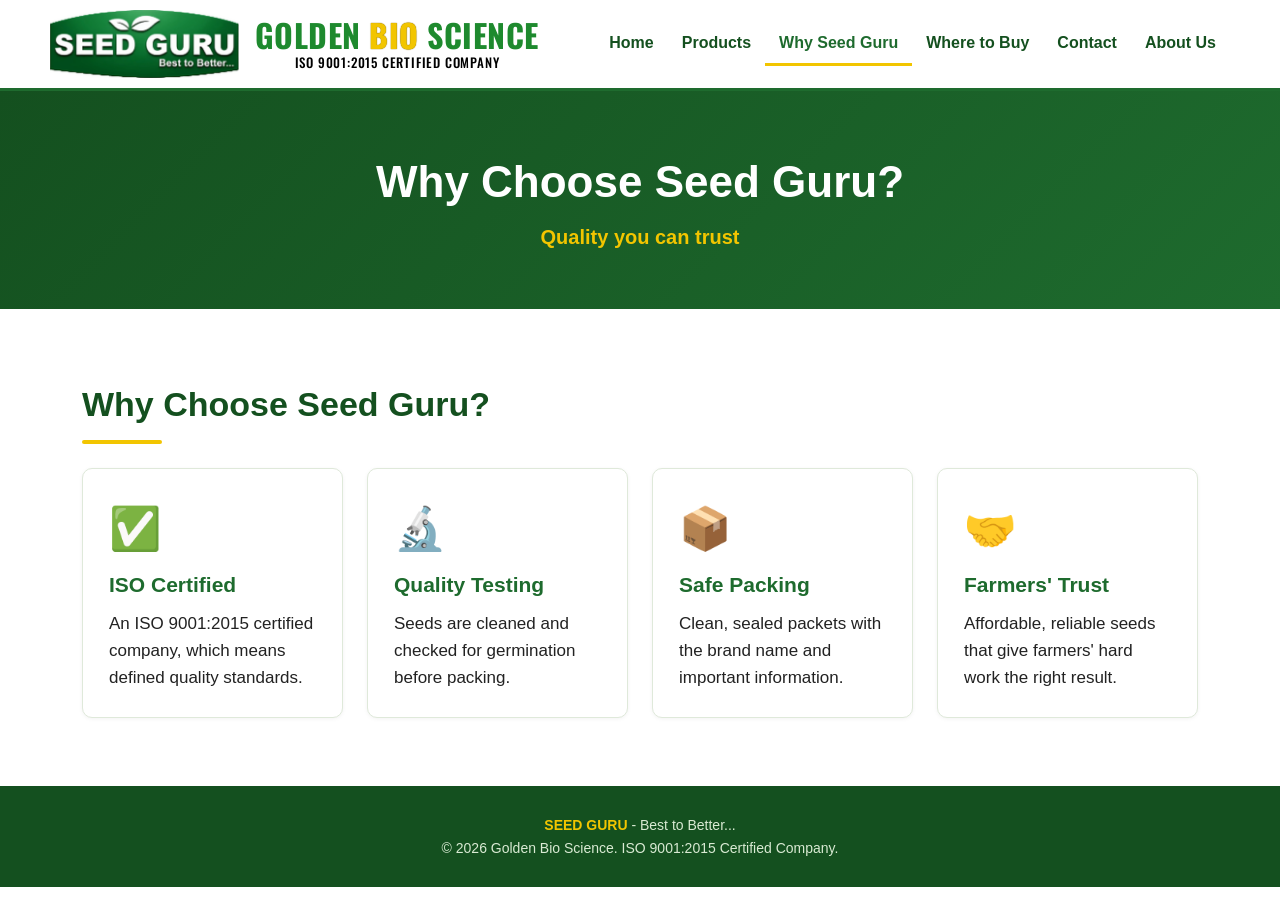
<file: why-seed-guru.html>
<!doctype html>
<html lang="en">
<head>
<meta charset="utf-8">
<meta name="viewport" content="width=device-width, initial-scale=1">
<title>Why Choose Seed Guru | ISO 9001:2015 Certified Seeds</title>
<meta name="description" content="Why farmers trust Seed Guru: ISO 9001:2015 certified company, quality testing, safe packing and reliable seeds.">
<link rel="canonical" href="https://seedguru1.github.io/seedguru/why-seed-guru.html">
<meta name="robots" content="index, follow">
<meta property="og:type" content="website">
<meta property="og:title" content="Why Choose Seed Guru | ISO 9001:2015 Certified Seeds">
<meta property="og:description" content="Why farmers trust Seed Guru: ISO 9001:2015 certified company, quality testing, safe packing and reliable seeds.">
<meta property="og:url" content="https://seedguru1.github.io/seedguru/why-seed-guru.html">
<meta property="og:site_name" content="Seed Guru">
<link rel="icon" href="logo.png">
<link rel="preconnect" href="https://fonts.googleapis.com"><link href="https://fonts.googleapis.com/css2?family=Oswald:wght@500;700&display=swap" rel="stylesheet">
<link rel="stylesheet" href="style.css">
</head>
<body>

<header>
  <div class="wrap bar">
    <a class="brand" href="index.html">
      <img src="logo.png" alt="Seed Guru logo">
      <div class="gbs"><span class="gbs-name"><span class="g">GOLDEN</span> <span class="y">BIO</span> <span class="g">SCIENCE</span></span><span class="gbs-iso">ISO 9001:2015 CERTIFIED COMPANY</span></div>
    </a>
    <nav><a href="index.html">Home</a><a href="products.html">Products</a><a href="why-seed-guru.html" class="active">Why Seed Guru</a><a href="where-to-buy.html">Where to Buy</a><a href="contact.html">Contact</a><a href="about.html">About Us</a></nav>
  </div>
</header>

<div class="page-hero"><h1>Why Choose Seed Guru?</h1><p>Quality you can trust</p></div>

<section>
  <div class="wrap">
    <h2>Why Choose Seed Guru?</h2>
    <div class="grid">
      <div class="card"><div class="ic">&#9989;</div><h3>ISO Certified</h3><p>An ISO 9001:2015 certified company, which means defined quality standards.</p></div>
      <div class="card"><div class="ic">&#128300;</div><h3>Quality Testing</h3><p>Seeds are cleaned and checked for germination before packing.</p></div>
      <div class="card"><div class="ic">&#128230;</div><h3>Safe Packing</h3><p>Clean, sealed packets with the brand name and important information.</p></div>
      <div class="card"><div class="ic">&#129309;</div><h3>Farmers' Trust</h3><p>Affordable, reliable seeds that give farmers' hard work the right result.</p></div>
    </div>
  </div>
</section>

<footer>
  <b>SEED GURU</b> - Best to Better... <br>
  &copy; <span id="yr">2026</span> Golden Bio Science. ISO 9001:2015 Certified Company.
</footer>
<script>document.getElementById('yr').textContent=new Date().getFullYear();</script>
</body>
</html>
</file>
<file: style.css>
:root{--green:#1e6b2e;--dark:#14501f;--gold:#f2c500;--light:#f4f9f1;--text:#222}
*{box-sizing:border-box;margin:0;padding:0}
body{font-family:Arial,Helvetica,sans-serif;color:var(--text);line-height:1.6;background:#fff}
a{color:inherit;text-decoration:none}
.wrap{max-width:1000px;margin:0 auto;padding:0 16px}
header{background:#fff;border-bottom:3px solid var(--green);position:sticky;top:0;z-index:10}
.bar{display:flex;align-items:center;justify-content:space-between;padding:8px 0;flex-wrap:wrap;gap:8px}
.brand{display:flex;align-items:center;gap:10px}
.brand img{height:54px;width:auto}
.gbs{display:flex;flex-direction:column;align-items:center;text-align:center;line-height:1.05}
.gbs-name{font-family:Oswald,"Arial Narrow",Impact,sans-serif;font-weight:700;font-size:24px;letter-spacing:.5px;white-space:nowrap}
.gbs-name .g{color:#1e8a2e}
.gbs-name .y{color:#f2c500;text-shadow:0 0 1px #9a7b00,0 0 1px #9a7b00}
.gbs-iso{font-family:Oswald,"Arial Narrow",Arial,sans-serif;font-weight:500;font-size:11px;letter-spacing:.8px;color:#000;margin-top:3px}
nav a{display:inline-block;padding:6px 10px;font-size:14px;font-weight:bold;color:var(--dark)}
nav a:hover{color:var(--green);text-decoration:underline}
.hero{background:linear-gradient(135deg,var(--dark),var(--green));color:#fff;text-align:center;padding:56px 16px}
.hero h1{font-size:34px;margin-bottom:6px}
.hero .tag{color:var(--gold);font-size:20px;font-weight:bold;margin-bottom:14px}
.hero p{max-width:620px;margin:0 auto 18px}
.badge{display:inline-block;background:var(--gold);color:#222;font-weight:bold;padding:6px 14px;border-radius:20px;font-size:13px}
section{padding:40px 0}
section:nth-of-type(even){background:var(--light)}
h2{color:var(--dark);font-size:26px;margin-bottom:6px}
h2::after{content:"";display:block;width:60px;height:4px;background:var(--gold);margin:6px 0 16px;border-radius:2px}
.grid{display:grid;grid-template-columns:repeat(auto-fit,minmax(210px,1fr));gap:14px}
.card{background:#fff;border:1px solid #dfe9da;border-radius:10px;padding:16px;box-shadow:0 1px 4px rgba(0,0,0,.05)}
.card .ic{font-size:32px}
.card h3{color:var(--green);margin:4px 0}
.card ul{padding-left:18px;font-size:14px}
.note{font-size:13px;color:#666;margin-top:12px}
.contact p{margin:6px 0}
footer{background:var(--dark);color:#d9ead3;text-align:center;padding:20px 16px;font-size:13px}
footer b{color:var(--gold)}
@media(max-width:560px){.hero h1{font-size:26px}nav a{padding:4px 6px;font-size:13px}.gbs-name{font-size:19px}.gbs-iso{font-size:9px}}
@media(min-width:900px){
body{font-size:17px}
.wrap{max-width:1180px;padding:0 32px}
.bar{padding:10px 0}
.brand{gap:16px}
.brand img{height:68px}
.gbs-name{font-size:32px}
.gbs-iso{font-size:13px;margin-top:4px}
nav a{font-size:16px;padding:8px 14px}
.hero{padding:96px 32px}
.hero h1{font-size:58px;letter-spacing:2px}
.hero .tag{font-size:28px;margin-bottom:18px}
.hero p{font-size:19px;max-width:780px;margin-bottom:24px}
.badge{font-size:15px;padding:9px 22px}
section{padding:68px 0}
h2{font-size:34px}
h2::after{width:80px;margin:8px 0 24px}
.grid{grid-template-columns:repeat(auto-fit,minmax(250px,1fr));gap:24px}
.card{padding:26px;transition:transform .15s,box-shadow .15s}
.card:hover{transform:translateY(-4px);box-shadow:0 8px 20px rgba(0,0,0,.1)}
.card .ic{font-size:42px}
.card h3{font-size:21px;margin:6px 0 8px}
.card ul{font-size:16px}
.note{font-size:14px}
#about p,#dealers p,.contact p{max-width:860px}
footer{padding:28px 16px;font-size:14px}
}
.page-hero{background:linear-gradient(135deg,var(--dark),var(--green));color:#fff;text-align:center;padding:36px 16px}
.page-hero h1{font-size:30px}
.page-hero p{color:var(--gold);font-weight:bold;margin-top:4px}
nav a.active{color:var(--green);border-bottom:3px solid var(--gold)}
.linkcard{display:block;color:inherit}
.linkcard:hover{border-color:var(--green)}
.more{display:inline-block;margin-top:10px;color:var(--green);font-weight:bold;font-size:14px}
@media(min-width:900px){.page-hero{padding:56px 32px}.page-hero h1{font-size:44px}.page-hero p{font-size:20px}}
</file>
